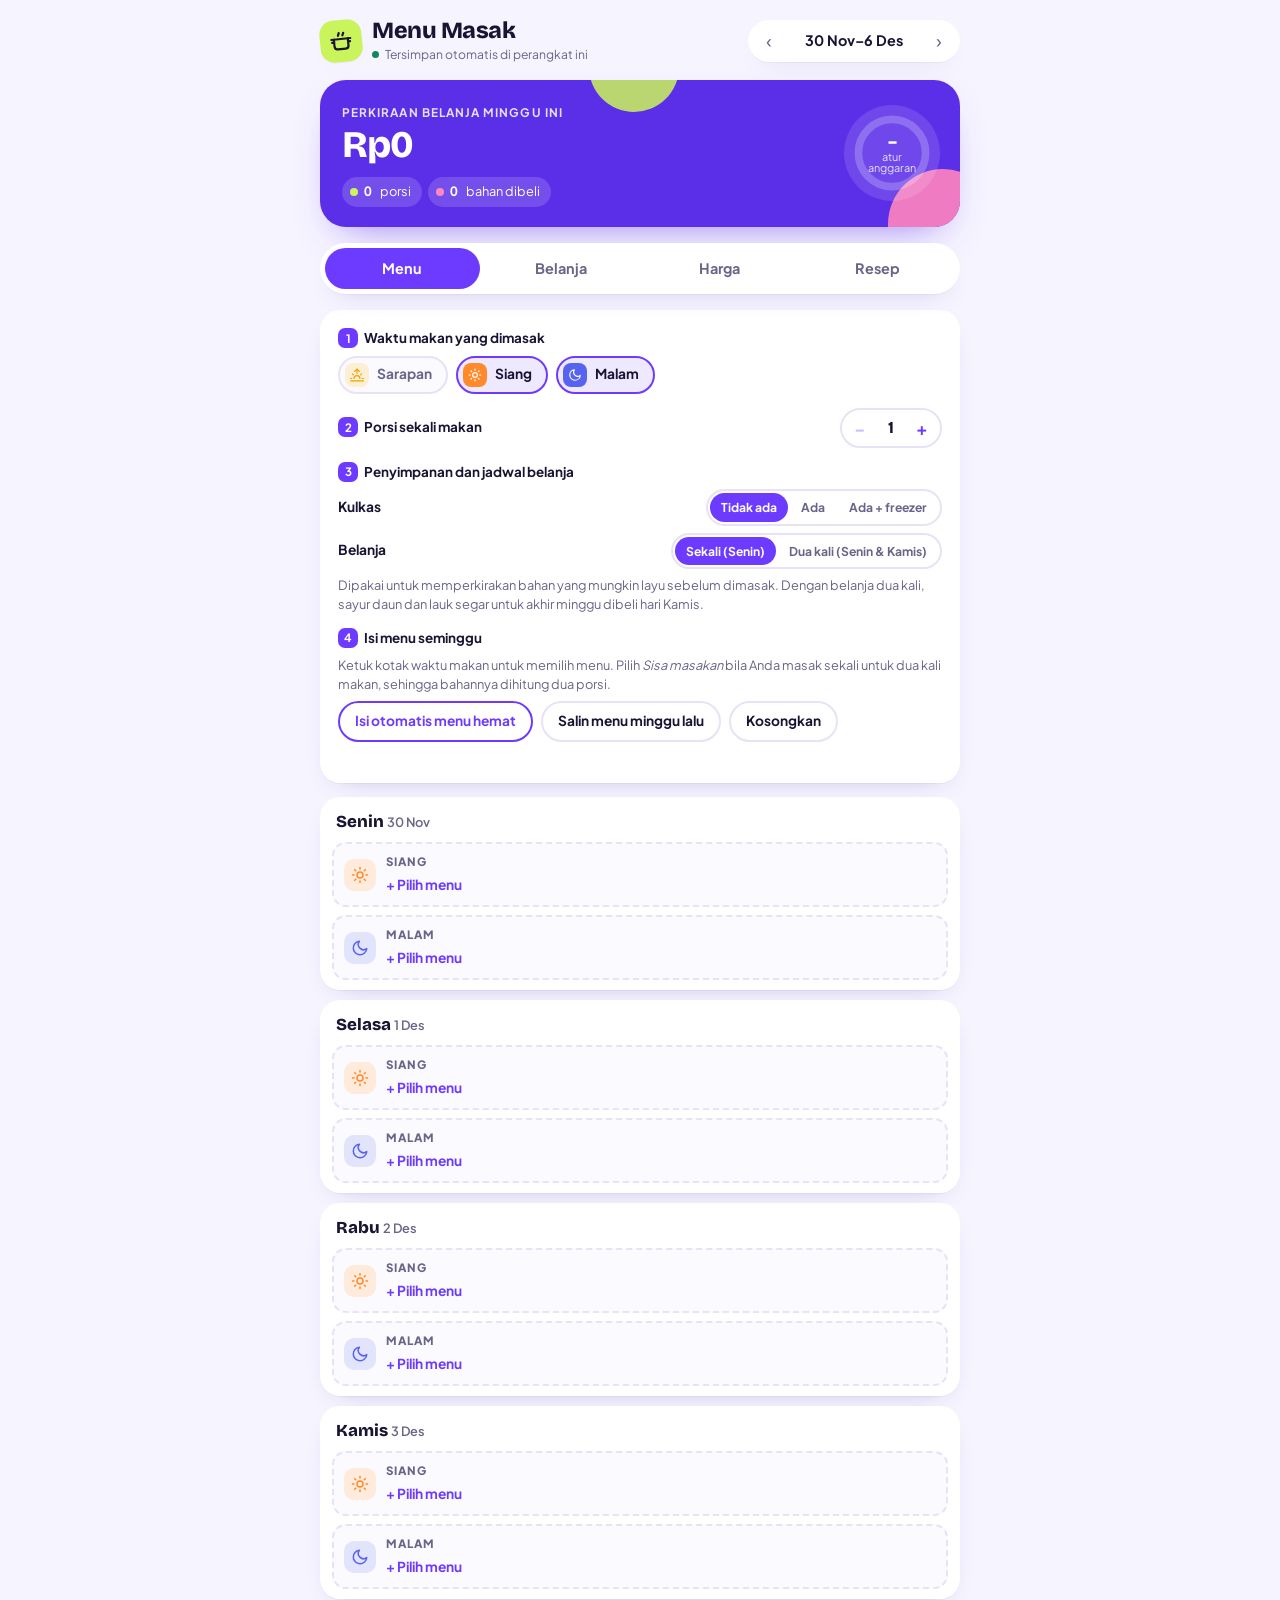
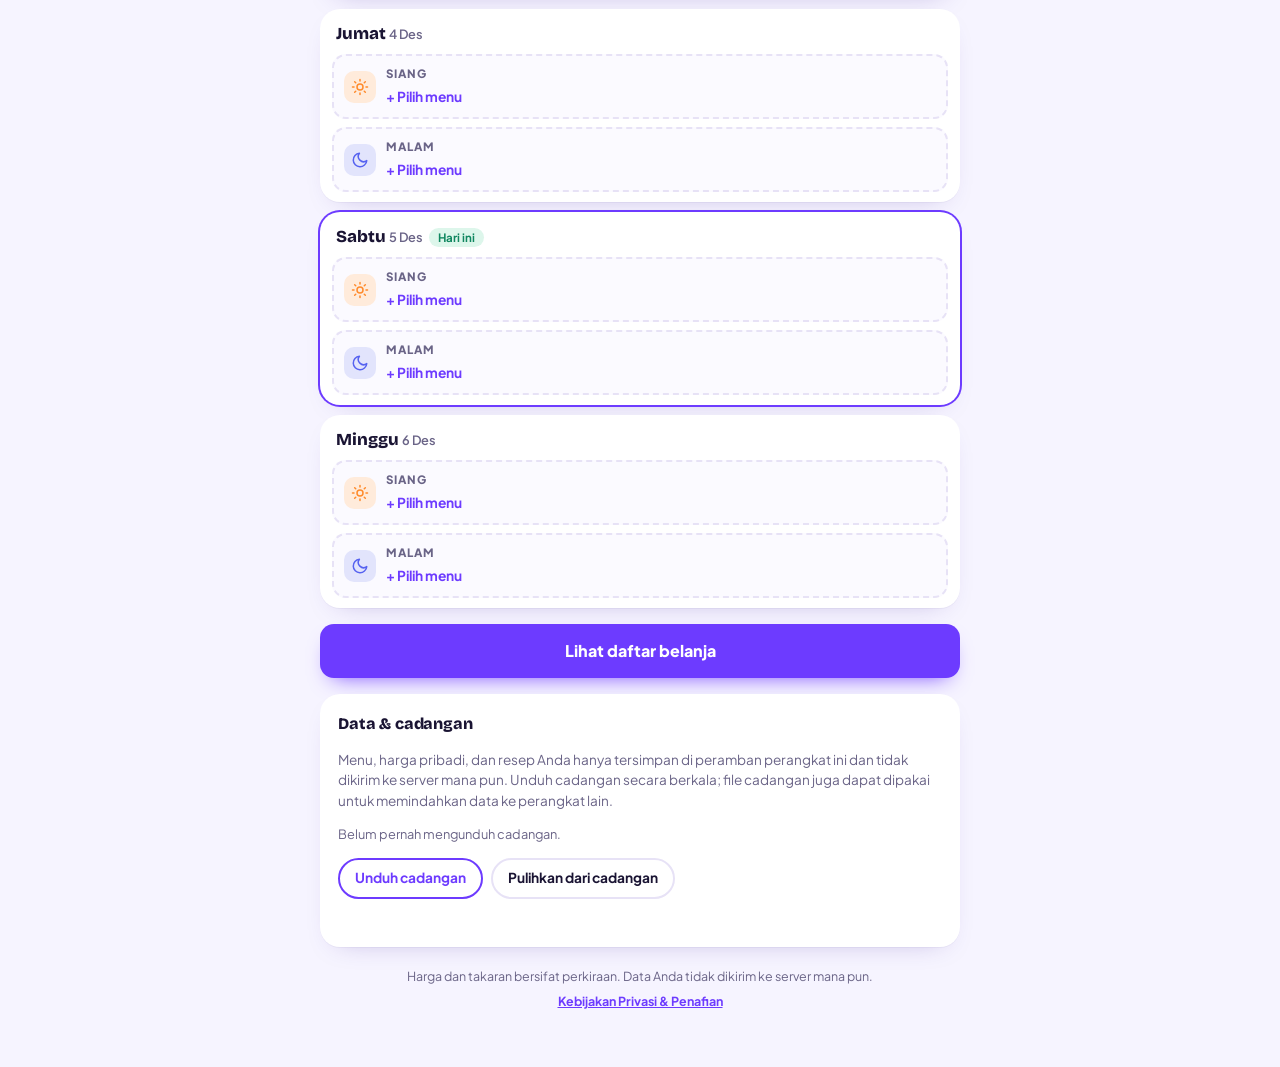
<file: index.html>
<!doctype html>
<html lang="id">
<head>
<meta charset="utf-8">
<meta name="viewport" content="width=device-width, initial-scale=1, viewport-fit=cover">
<meta name="description" content="Rencanakan menu masak seminggu, susun daftar belanja otomatis, dan bandingkan dengan anggaran dapur. Data tersimpan di perangkat Anda.">
<meta name="theme-color" content="#5B2EE8">
<title>Menu Masak Mingguan</title>
<link rel="manifest" href="manifest.webmanifest">
<link rel="icon" type="image/png" href="icons/icon-64.png">
<link rel="apple-touch-icon" href="icons/apple-touch-icon.png">
<meta name="mobile-web-app-capable" content="yes">
<meta name="apple-mobile-web-app-capable" content="yes">
<meta name="apple-mobile-web-app-title" content="Menu Masak">
<meta name="apple-mobile-web-app-status-bar-style" content="default">
<link rel="preload" href="fonts/plus-jakarta-sans-latin-wght-normal.woff2" as="font" type="font/woff2" crossorigin>
<link rel="preload" href="fonts/bricolage-grotesque-latin-wght-normal.woff2" as="font" type="font/woff2" crossorigin>
<link rel="stylesheet" href="styles.css">
</head>
<body>

<div class="app">
  <header class="top">
    <div class="brand">
      <span class="logo" aria-hidden="true"><svg viewBox="0 0 24 24"><path d="M2.5 10h19"/><path d="M5 10v7a3 3 0 0 0 3 3h8a3 3 0 0 0 3-3v-7"/><path d="M9.5 6.5c0-1 1-1.5 1-2.5M14 6.5c0-1 1-1.5 1-2.5"/><path d="M5 13H3M19 13h2"/></svg></span>
      <div>
        <h1>Menu Masak</h1>
        <p class="status" id="status" data-s="init">Menyiapkan penyimpanan…</p>
      </div>
    </div>
    <div class="month" aria-label="Pilih minggu">
      <button id="prevW" type="button" aria-label="Minggu sebelumnya">‹</button>
      <span id="wLabel" aria-live="polite"></span>
      <button id="nextW" type="button" aria-label="Minggu berikutnya">›</button>
    </div>
  </header>

  <section class="hero" aria-label="Ringkasan minggu">
    <div>
      <span class="lbl" id="heroLbl">Perkiraan belanja minggu ini</span>
      <strong id="sTotal">Rp0</strong>
      <div class="hero-chips">
        <span class="hchip in"><i></i><b id="sMeals">0</b>&nbsp;porsi</span>
        <span class="hchip out"><i></i><b id="sItems">0</b>&nbsp;bahan dibeli</span>
      </div>
    </div>
    <div class="ring" id="ring" role="img" aria-label="Anggaran belum diatur">
      <svg viewBox="0 0 120 120" aria-hidden="true"><circle class="rbg" cx="60" cy="60" r="48"/><circle class="rfg" id="ringFg" cx="60" cy="60" r="48"/></svg>
      <div class="ring-txt"><b id="ringPct">–</b><small id="ringSub">dari jatah</small></div>
    </div>
  </section>

  <div class="bk-banner" id="bkBanner" role="status" hidden>
    <div class="bk-banner-txt"><strong id="bkBannerTitle">Amankan data Anda</strong><small id="bkBannerText"></small></div>
    <div class="bk-banner-btns"><button type="button" class="primary" id="bkNow">Unduh cadangan</button><button type="button" class="ghost" id="bkLater">Nanti</button></div>
  </div>

  <nav class="tabs" role="tablist" aria-label="Menu" data-tab="menu">
    <button type="button" role="tab" id="tabMenu" aria-controls="panelMenu" aria-selected="true">Menu</button>
    <button type="button" role="tab" id="tabBelanja" aria-controls="panelBelanja" aria-selected="false">Belanja</button>
    <button type="button" role="tab" id="tabHarga" aria-controls="panelHarga" aria-selected="false">Harga</button>
    <button type="button" role="tab" id="tabResep" aria-controls="panelResep" aria-selected="false">Resep</button>
  </nav>

  <!-- ===================== MENU ===================== -->
  <section class="panel" id="panelMenu" role="tabpanel" aria-labelledby="tabMenu">
    <div class="card">
      <div class="field">
        <span class="flabel" id="waktuLbl"><span class="step">1</span>Waktu makan yang dimasak</span>
        <div class="wchips" id="waktuChips" role="group" aria-labelledby="waktuLbl">
          <button type="button" data-w="pagi" aria-pressed="false"><span class="ico xs" style="--tone:var(--c5)"></span>Sarapan</button>
          <button type="button" data-w="siang" aria-pressed="true"><span class="ico xs" style="--tone:var(--c9)"></span>Siang</button>
          <button type="button" data-w="malam" aria-pressed="true"><span class="ico xs" style="--tone:var(--c10)"></span>Malam</button>
        </div>
      </div>
      <div class="wk-row">
        <span id="porsiLbl" class="flabel"><span class="step">2</span>Porsi sekali makan</span>
        <div class="stepper" role="group" aria-labelledby="porsiLbl">
          <button type="button" id="porsiMinus" aria-label="Kurangi porsi">−</button><b id="porsiVal" aria-live="polite">1</b><button type="button" id="porsiPlus" aria-label="Tambah porsi">+</button>
        </div>
      </div>
      <div class="field">
        <span class="flabel"><span class="step">3</span>Penyimpanan dan jadwal belanja</span>
        <div class="set-row"><span id="kulkasLbl">Kulkas</span>
          <div class="mini-seg" id="kulkasSeg" role="group" aria-labelledby="kulkasLbl"><button type="button" data-v="tidak" aria-pressed="true">Tidak ada</button><button type="button" data-v="kulkas" aria-pressed="false">Ada</button><button type="button" data-v="freezer" aria-pressed="false">Ada + freezer</button></div>
        </div>
        <div class="set-row"><span id="tripLbl">Belanja</span>
          <div class="mini-seg" id="tripSet" role="group" aria-labelledby="tripLbl"><button type="button" data-v="1" aria-pressed="true">Sekali (Senin)</button><button type="button" data-v="2" aria-pressed="false">Dua kali (Senin &amp; Kamis)</button></div>
        </div>
        <small class="fhint">Dipakai untuk memperkirakan bahan yang mungkin layu sebelum dimasak. Dengan belanja dua kali, sayur daun dan lauk segar untuk akhir minggu dibeli hari Kamis.</small>
      </div>
      <div class="field">
        <span class="flabel"><span class="step">4</span>Isi menu seminggu</span>
        <small class="fhint">Ketuk kotak waktu makan untuk memilih menu. Pilih <em>Sisa masakan</em> bila Anda masak sekali untuk dua kali makan, sehingga bahannya dihitung dua porsi.</small>
        <div class="row-actions">
          <button type="button" class="ghost accent" id="autoFill">Isi otomatis menu hemat</button>
          <button type="button" class="ghost" id="copyPrev">Salin menu minggu lalu</button>
          <button type="button" class="ghost" id="clearWeek">Kosongkan</button>
        </div>
        <p class="form-msg" id="menuMsg" role="status"></p>
      </div>
    </div>
    <ul class="day-list" id="dayList"></ul>
    <button type="button" class="primary big" id="goShop">Lihat daftar belanja</button>
  </section>

  <!-- ===================== BELANJA ===================== -->
  <section class="panel" id="panelBelanja" role="tabpanel" aria-labelledby="tabBelanja" hidden>
    <section class="card budget" id="budgetCard" aria-labelledby="budgetTitle"></section>

    <div class="sec-head"><h2>Daftar belanja</h2><span class="pill" id="cartPill"></span></div>
    <p class="note" id="shopEmpty" hidden>Belum ada menu yang dipilih untuk minggu ini. Isi menu di tab Menu, dan daftar belanja akan tersusun di sini secara otomatis.</p>
    <div class="row-actions" id="shopActions">
      <button type="button" class="ghost accent" id="copyList">Salin daftar belanja</button>
      <button type="button" class="ghost" id="shareList" hidden>Bagikan</button>
    </div>
    <small class="fhint shop-tip">Ketuk nama bahan untuk menyalin kata kuncinya, lalu tempel di pencarian Astro atau GoMart. Centang bahan yang sudah masuk keranjang; ketuk harga untuk mencatat harga sebenarnya.</small>
    <div class="trip-seg" id="tripSeg" role="group" aria-label="Pilih jadwal belanja" hidden></div>
    <div class="shop" id="shopList"></div>

    <details class="guide" id="sisaBox">
      <summary>Sisa kemasan <span class="pill ok" id="sisaPill"></span></summary>
      <div class="guide-body">
        <p class="fhint">Bahan awet seperti bawang, telur, dan kentang yang tersisa dari kemasan minggu lalu otomatis mengurangi daftar belanja. Angkanya perkiraan; koreksi dengan <em>ubah sisa</em> bila kenyataannya berbeda.</p>
        <p class="flabel" id="coverHead">Cukup dari sisa, tidak perlu dibeli</p>
        <ul class="items stok-list" id="coverList"></ul>
        <p class="fhint" id="leftNote"></p>
      </div>
    </details>

    <details class="guide" id="stokBox">
      <summary>Sudah ada di dapur <span class="pill" id="stokPill"></span></summary>
      <div class="guide-body">
        <p class="fhint">Bahan berikut tidak dihitung dalam total belanja. Ketuk <em>Perlu beli</em> bila stoknya habis.</p>
        <ul class="items stok-list" id="stokList"></ul>
      </div>
    </details>

    <details class="guide" id="extraBox">
      <summary>Barang lain yang ikut dibeli</summary>
      <div class="guide-body">
        <p class="fhint">Contoh: galon, sabun cuci piring, atau camilan. Barang ini ikut masuk daftar salin dan total belanja minggu ini.</p>
        <ul class="items" id="extraList"></ul>
        <div class="extra-add">
          <input class="plain" id="extraName" autocomplete="off" placeholder="Nama barang" aria-label="Nama barang">
          <div class="money"><span>Rp</span><input id="extraPrice" inputmode="numeric" autocomplete="off" placeholder="0" aria-label="Perkiraan harga"></div>
          <button type="button" class="ghost accent" id="extraAdd">Tambah</button>
        </div>
      </div>
    </details>

    <div class="total">
      <div><span>Perkiraan bayar</span><strong id="tPay">Rp0</strong></div>
      <div><span>Nilai bahan yang dimasak</span><strong id="tUsed">Rp0</strong></div>
    </div>
    <p class="fhint" id="totalNote"></p>

    <section class="card done" id="doneCard" aria-labelledby="doneTitle" hidden>
      <h2 id="doneTitle">Selesai belanja?</h2>
      <p class="fhint">Isi total yang benar-benar dibayar, lalu catat ke amplop Dapur &amp; makan. Amplop Gajian akan terbuka dengan nominal dan keterangan sudah terisi; Anda tinggal memeriksa lalu menekan <em>Catat pengeluaran</em>. Bila salah catat, ubah atau hapus catatannya di Amplop Gajian; status di sini ikut menyesuaikan.</p>
      <div class="field">
        <div class="lbl-row"><label for="paidIn">Total dibayar</label><button type="button" class="link" id="paidReset" hidden>Kembalikan ke perkiraan</button></div>
        <div class="money big"><span>Rp</span><input id="paidIn" inputmode="numeric" autocomplete="off" placeholder="0"></div>
        <small class="fhint" id="paidDiff"></small>
      </div>
      <p class="done-status" id="doneStatus" role="status"></p>
      <button type="button" class="primary big" id="toAmplop">Catat ke Amplop Gajian</button>
    </section>
    <textarea id="copyFallback" readonly hidden aria-label="Daftar belanja"></textarea>
  </section>

  <!-- ===================== HARGA ===================== -->
  <section class="panel" id="panelHarga" role="tabpanel" aria-labelledby="tabHarga" hidden>
    <details class="guide">
      <summary>Tentang harga awal</summary>
      <div class="guide-body">
        <p>Harga awal hanyalah titik mulai, dibulatkan dari harga pasar tradisional akhir Oktober 2026 (data SP2KP Kementerian Perdagangan untuk DKI Jakarta dan PIHPS Bank Indonesia), lalu disesuaikan dengan ukuran kemasan yang lazim dibeli. Harga di Astro, GoMart, atau supermarket umumnya lebih tinggi, sehingga untuk belanja lewat aplikasi harga awal ditambah persentase yang dapat Anda atur di atas.</p>
        <p>Setelah belanja, perbarui harga sesuai struk atau aplikasi tempat Anda membeli. Harga pribadi inilah yang dipakai untuk semua perkiraan berikutnya, dan perubahan naik atau turunnya ditampilkan.</p>
      </div>
    </details>
    <section class="card toko" aria-labelledby="tokoTitle">
      <div class="lbl-row">
        <h2 id="tokoTitle">Biasanya belanja di</h2>
        <div class="mini-seg" id="tokoSeg" role="group" aria-labelledby="tokoTitle">
          <button type="button" data-v="online" aria-pressed="true">Aplikasi</button><button type="button" data-v="pasar" aria-pressed="false">Pasar / warung</button>
        </div>
      </div>
      <div class="wk-row" id="markupRow">
        <span id="markupLbl" class="flabel">Tambahan untuk harga awal</span>
        <div class="stepper" role="group" aria-labelledby="markupLbl">
          <button type="button" id="markupMinus" aria-label="Kurangi 5 persen">−</button><b id="markupVal" aria-live="polite">20%</b><button type="button" id="markupPlus" aria-label="Tambah 5 persen">+</button>
        </div>
      </div>
      <small class="fhint" id="tokoNote"></small>
    </section>
    <div class="field">
      <label for="priceSearch" class="sr">Cari bahan</label>
      <input class="plain" id="priceSearch" type="search" autocomplete="off" placeholder="Cari bahan, misalnya: telur">
    </div>
    <div class="price-groups" id="priceList"></div>

    <section class="card" aria-labelledby="newBahanTitle">
      <h2 id="newBahanTitle">Tambah bahan sendiri</h2>
      <div class="two">
        <div class="field"><label for="nbName">Nama bahan</label><input class="plain" id="nbName" autocomplete="off" placeholder="contoh: Ikan tongkol"></div>
        <div class="field"><label for="nbKat">Kelompok</label><select id="nbKat"></select></div>
      </div>
      <div class="two">
        <div class="field">
          <label for="nbIsi">Isi per kemasan</label>
          <div class="qty"><input id="nbIsi" inputmode="decimal" autocomplete="off" placeholder="500"><select id="nbSat" aria-label="Satuan"></select></div>
        </div>
        <div class="field"><label for="nbHarga">Harga per kemasan</label><div class="money"><span>Rp</span><input id="nbHarga" inputmode="numeric" autocomplete="off" placeholder="0"></div></div>
      </div>
      <button type="button" class="primary" id="nbAdd">Simpan bahan</button>
      <p class="form-msg" id="nbMsg" role="status"></p>
    </section>
    <div class="row-actions"><button type="button" class="ghost" id="resetPrices">Kembalikan semua ke harga awal</button></div>
    <p class="form-msg" id="priceMsg" role="status"></p>
  </section>

  <!-- ===================== RESEP ===================== -->
  <section class="panel" id="panelResep" role="tabpanel" aria-labelledby="tabResep" hidden>
    <div class="lbl-row">
      <div class="mini-seg" id="resepFilter" role="group" aria-label="Saring resep">
        <button type="button" data-f="" aria-pressed="true">Semua</button><button type="button" data-f="lauk" aria-pressed="false">Lauk</button><button type="button" data-f="sayur" aria-pressed="false">Sayur</button><button type="button" data-f="sekali" aria-pressed="false">Sekali makan</button>
      </div>
      <button type="button" class="ghost accent" id="newResep">+ Resep sendiri</button>
    </div>
    <small class="fhint">Biaya dan gizi per porsi, belum termasuk nasi. Biaya dihitung dari harga pribadi Anda di tab Harga.</small>
    <details class="guide">
      <summary>Tentang perkiraan gizi</summary>
      <div class="guide-body">
        <p>Energi, protein, lemak, dan karbohidrat dihitung dari takaran bahan tiap resep, terutama berdasarkan Tabel Komposisi Pangan Indonesia (TKPI) Kementerian Kesehatan, dilengkapi data USDA FoodData Central dan label kemasan umum. Bagian yang tidak dimakan, seperti tulang dan kulit, sudah diperhitungkan. Untuk masakan yang digoreng, hanya sebagian minyak yang dihitung karena sisanya tertinggal di wajan.</p>
        <p>Total per hari di tab Menu adalah perkiraan untuk satu orang, termasuk nasi (±<span id="nasiInfo">100 g beras</span> per porsi) dan sisa masakan yang dimakan.</p>
        <p class="fhint">Angka ini perkiraan umum untuk perencanaan, bukan pengganti saran ahli gizi atau tenaga kesehatan. Kandungan sebenarnya bergantung pada merek, ukuran, dan cara memasak.</p>
      </div>
    </details>
    <ul class="recipe-list" id="recipeList"></ul>
  </section>

  <section class="card backup" aria-labelledby="bkTitle">
    <h2 id="bkTitle">Data &amp; cadangan</h2>
    <p class="bk-text">Menu, harga pribadi, dan resep Anda hanya tersimpan di peramban perangkat ini dan tidak dikirim ke server mana pun. Unduh cadangan secara berkala; file cadangan juga dapat dipakai untuk memindahkan data ke perangkat lain.</p>
    <p class="bk-meta" id="bkLast"></p>
    <div class="install" id="installBox" hidden>
      <strong>Pasang sebagai aplikasi</strong>
      <small id="installText">Aplikasi yang dipasang di layar utama lebih terlindungi dari penghapusan data otomatis oleh peramban, dan tetap bisa dibuka tanpa internet, termasuk saat belanja di pasar.</small>
      <button type="button" class="ghost accent" id="installBtn" hidden>Pasang aplikasi</button>
    </div>
    <div class="row-actions">
      <button type="button" class="ghost accent" id="bkExport">Unduh cadangan</button>
      <label class="ghost bk-import" for="bkFile">Pulihkan dari cadangan</label>
      <input type="file" id="bkFile" accept="application/json,.json" hidden>
    </div>
    <div class="tpl-confirm" id="bkConfirm" hidden>
      <span id="bkConfirmText"></span>
      <div class="tpl-confirm-btns"><button type="button" class="ghost confirm" id="bkYes">Ya, pulihkan</button><button type="button" class="ghost" id="bkNo">Batal</button></div>
    </div>
    <p class="form-msg" id="bkMsg" role="status"></p>
  </section>

  <footer class="foot">
    <span>Harga dan takaran bersifat perkiraan. Data Anda tidak dikirim ke server mana pun.</span>
    <a href="privasi.html">Kebijakan Privasi &amp; Penafian</a>
  </footer>
</div>

<!-- Pemilih menu -->
<dialog class="sheet" id="pick" aria-labelledby="pickTitle">
  <div class="sheet-head">
    <div><h2 id="pickTitle">Pilih menu</h2><small id="pickSub" class="fhint"></small></div>
    <button type="button" class="primary" id="pickDone">Selesai</button>
  </div>
  <div class="sheet-opts" id="pickOpts">
    <button type="button" class="opt-chip" data-o="sisa" aria-pressed="false"><span class="ico xs" style="--tone:var(--c6)"></span><span id="sisaLbl">Sisa masakan sebelumnya</span></button>
    <button type="button" class="opt-chip" data-o="luar" aria-pressed="false"><span class="ico xs" style="--tone:var(--c10)"></span>Makan di luar</button>
  </div>
  <input class="plain" id="pickSearch" type="search" autocomplete="off" placeholder="Cari menu" aria-label="Cari menu">
  <div class="mini-seg" id="pickFilter" role="group" aria-label="Saring menu">
    <button type="button" data-f="" aria-pressed="true">Semua</button><button type="button" data-f="lauk" aria-pressed="false">Lauk</button><button type="button" data-f="sayur" aria-pressed="false">Sayur</button><button type="button" data-f="sekali" aria-pressed="false">Sekali makan</button>
  </div>
  <ul class="pick-list" id="pickList"></ul>
</dialog>

<!-- Penyunting resep -->
<dialog class="sheet" id="editor" aria-labelledby="edTitle">
  <div class="sheet-head">
    <div><h2 id="edTitle">Resep sendiri</h2><small class="fhint">Takaran untuk satu porsi</small></div>
    <button type="button" class="ghost" id="edClose">Tutup</button>
  </div>
  <div class="field"><label for="edName">Nama menu</label><input class="plain" id="edName" autocomplete="off" placeholder="contoh: Tumis jamur"></div>
  <div class="two">
    <div class="field">
      <span class="flabel" id="edJenisLbl">Jenis</span>
      <div class="mini-seg" id="edJenis" role="group" aria-labelledby="edJenisLbl">
        <button type="button" data-v="lauk" aria-pressed="true">Lauk</button><button type="button" data-v="sayur" aria-pressed="false">Sayur</button><button type="button" data-v="sekali" aria-pressed="false">Sekali makan</button>
      </div>
    </div>
    <div class="field"><label for="edMenit">Waktu masak (menit)</label><input class="plain" id="edMenit" inputmode="numeric" autocomplete="off" placeholder="20"></div>
  </div>
  <div class="field">
    <span class="flabel">Bahan per porsi</span>
    <ul class="items" id="edBahan"></ul>
    <button type="button" class="link" id="edAddBahan">+ Tambah bahan</button>
  </div>
  <div class="field"><label for="edSteps">Cara memasak <span class="opt">(satu langkah per baris)</span></label><textarea class="plain steps-in" id="edSteps" rows="4" placeholder="Tumis bawang hingga harum.&#10;Masukkan sayur dan sedikit air.&#10;Bumbui, lalu angkat."></textarea></div>
  <div class="field"><label for="edNote">Catatan <span class="opt">(opsional)</span></label><input class="plain" id="edNote" autocomplete="off"></div>
  <p class="fhint" id="edCost"></p>
  <button type="button" class="primary" id="edSave">Simpan resep</button>
  <p class="form-msg" id="edMsg" role="status"></p>
</dialog>

<!-- Cara masak -->
<dialog class="sheet" id="detail" aria-labelledby="dtTitle">
  <div class="sheet-head">
    <div><h2 id="dtTitle">Cara masak</h2><small id="dtSub" class="fhint"></small></div>
    <button type="button" class="ghost" id="dtClose">Tutup</button>
  </div>
  <div class="wk-row" id="dtPorsiRow">
    <span id="dtPorsiLbl" class="flabel">Porsi</span>
    <div class="stepper" role="group" aria-labelledby="dtPorsiLbl">
      <button type="button" id="dtMinus" aria-label="Kurangi porsi">−</button><b id="dtPorsi" aria-live="polite">1</b><button type="button" id="dtPlus" aria-label="Tambah porsi">+</button>
    </div>
  </div>
  <div class="cook-list" id="dtBody"></div>
</dialog>

<div class="toast" id="toast" role="status" aria-live="polite"></div>

<script src="data.js"></script>
<script src="app.js"></script>
</body>
</html>
</file>
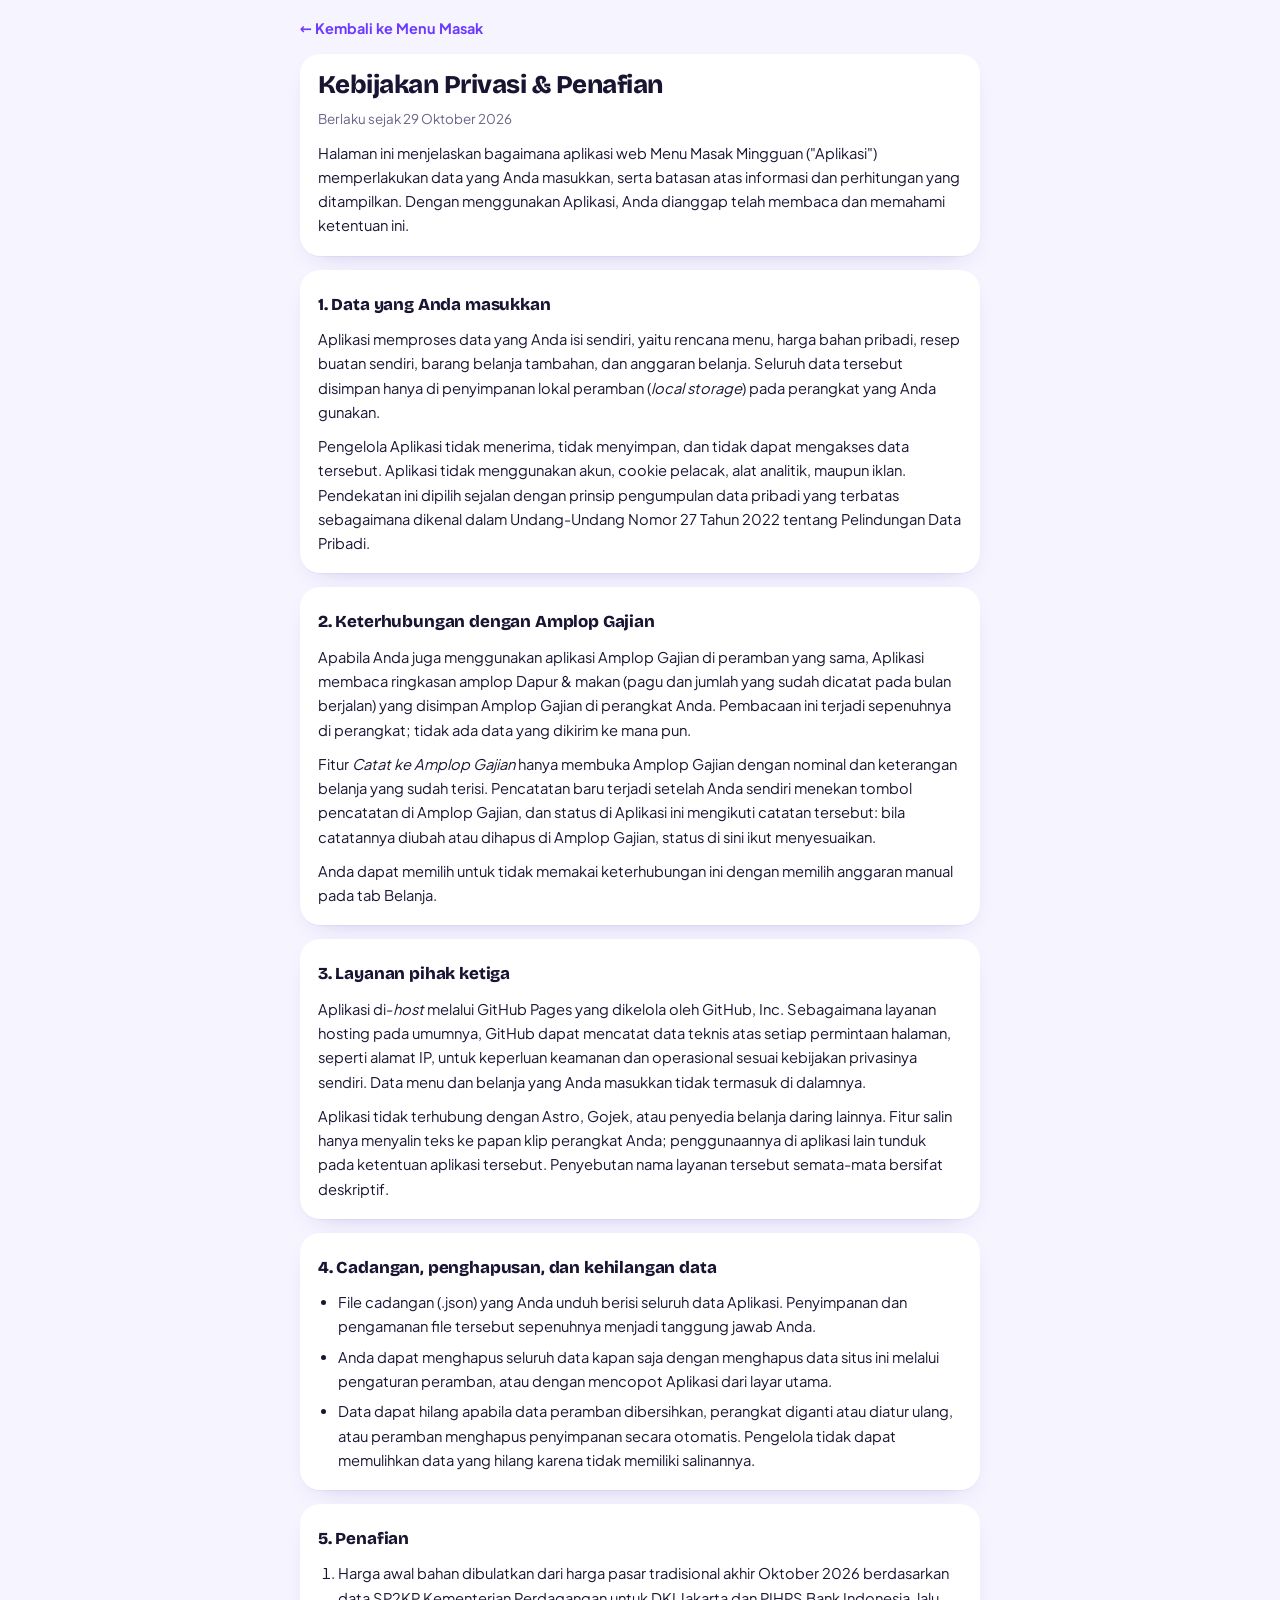
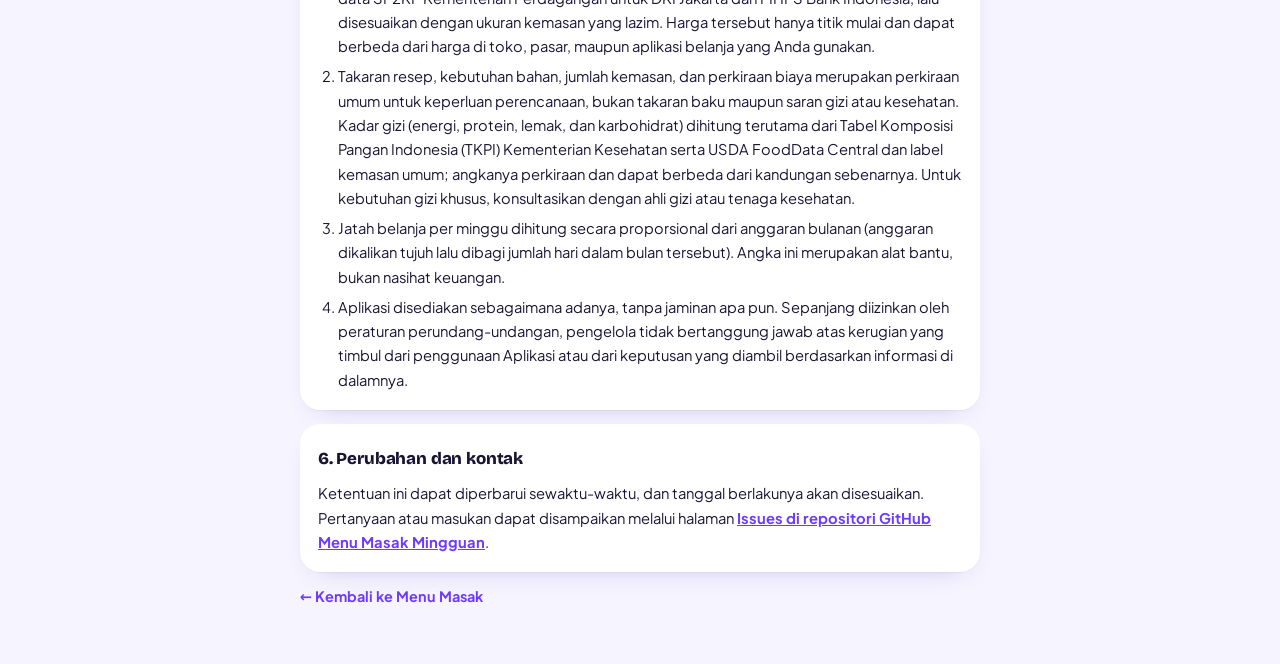
<file: privasi.html>
<!doctype html>
<html lang="id">
<head>
<meta charset="utf-8">
<meta name="viewport" content="width=device-width, initial-scale=1, viewport-fit=cover">
<meta name="theme-color" content="#5B2EE8">
<title>Kebijakan Privasi Menu Masak Mingguan</title>
<link rel="icon" type="image/png" href="icons/icon-64.png">
<link rel="stylesheet" href="styles.css">
</head>
<body>
<main class="doc">
  <a class="back" href="./">← Kembali ke Menu Masak</a>

  <section class="card">
    <h1>Kebijakan Privasi &amp; Penafian</h1>
    <p class="meta">Berlaku sejak 29 Oktober 2026</p>
    <p>Halaman ini menjelaskan bagaimana aplikasi web Menu Masak Mingguan ("Aplikasi") memperlakukan data yang Anda masukkan, serta batasan atas informasi dan perhitungan yang ditampilkan. Dengan menggunakan Aplikasi, Anda dianggap telah membaca dan memahami ketentuan ini.</p>
  </section>

  <section class="card">
    <h2>1. Data yang Anda masukkan</h2>
    <p>Aplikasi memproses data yang Anda isi sendiri, yaitu rencana menu, harga bahan pribadi, resep buatan sendiri, barang belanja tambahan, dan anggaran belanja. Seluruh data tersebut disimpan hanya di penyimpanan lokal peramban (<em>local storage</em>) pada perangkat yang Anda gunakan.</p>
    <p>Pengelola Aplikasi tidak menerima, tidak menyimpan, dan tidak dapat mengakses data tersebut. Aplikasi tidak menggunakan akun, cookie pelacak, alat analitik, maupun iklan. Pendekatan ini dipilih sejalan dengan prinsip pengumpulan data pribadi yang terbatas sebagaimana dikenal dalam Undang-Undang Nomor 27 Tahun 2022 tentang Pelindungan Data Pribadi.</p>
  </section>

  <section class="card">
    <h2>2. Keterhubungan dengan Amplop Gajian</h2>
    <p>Apabila Anda juga menggunakan aplikasi Amplop Gajian di peramban yang sama, Aplikasi membaca ringkasan amplop Dapur &amp; makan (pagu dan jumlah yang sudah dicatat pada bulan berjalan) yang disimpan Amplop Gajian di perangkat Anda. Pembacaan ini terjadi sepenuhnya di perangkat; tidak ada data yang dikirim ke mana pun.</p>
    <p>Fitur <em>Catat ke Amplop Gajian</em> hanya membuka Amplop Gajian dengan nominal dan keterangan belanja yang sudah terisi. Pencatatan baru terjadi setelah Anda sendiri menekan tombol pencatatan di Amplop Gajian, dan status di Aplikasi ini mengikuti catatan tersebut: bila catatannya diubah atau dihapus di Amplop Gajian, status di sini ikut menyesuaikan.</p>
    <p>Anda dapat memilih untuk tidak memakai keterhubungan ini dengan memilih anggaran manual pada tab Belanja.</p>
  </section>

  <section class="card">
    <h2>3. Layanan pihak ketiga</h2>
    <p>Aplikasi di-<em>host</em> melalui GitHub Pages yang dikelola oleh GitHub, Inc. Sebagaimana layanan hosting pada umumnya, GitHub dapat mencatat data teknis atas setiap permintaan halaman, seperti alamat IP, untuk keperluan keamanan dan operasional sesuai kebijakan privasinya sendiri. Data menu dan belanja yang Anda masukkan tidak termasuk di dalamnya.</p>
    <p>Aplikasi tidak terhubung dengan Astro, Gojek, atau penyedia belanja daring lainnya. Fitur salin hanya menyalin teks ke papan klip perangkat Anda; penggunaannya di aplikasi lain tunduk pada ketentuan aplikasi tersebut. Penyebutan nama layanan tersebut semata-mata bersifat deskriptif.</p>
  </section>

  <section class="card">
    <h2>4. Cadangan, penghapusan, dan kehilangan data</h2>
    <ul>
      <li>File cadangan (.json) yang Anda unduh berisi seluruh data Aplikasi. Penyimpanan dan pengamanan file tersebut sepenuhnya menjadi tanggung jawab Anda.</li>
      <li>Anda dapat menghapus seluruh data kapan saja dengan menghapus data situs ini melalui pengaturan peramban, atau dengan mencopot Aplikasi dari layar utama.</li>
      <li>Data dapat hilang apabila data peramban dibersihkan, perangkat diganti atau diatur ulang, atau peramban menghapus penyimpanan secara otomatis. Pengelola tidak dapat memulihkan data yang hilang karena tidak memiliki salinannya.</li>
    </ul>
  </section>

  <section class="card">
    <h2>5. Penafian</h2>
    <ol>
      <li>Harga awal bahan dibulatkan dari harga pasar tradisional akhir Oktober 2026 berdasarkan data SP2KP Kementerian Perdagangan untuk DKI Jakarta dan PIHPS Bank Indonesia, lalu disesuaikan dengan ukuran kemasan yang lazim. Harga tersebut hanya titik mulai dan dapat berbeda dari harga di toko, pasar, maupun aplikasi belanja yang Anda gunakan.</li>
      <li>Takaran resep, kebutuhan bahan, jumlah kemasan, dan perkiraan biaya merupakan perkiraan umum untuk keperluan perencanaan, bukan takaran baku maupun saran gizi atau kesehatan. Kadar gizi (energi, protein, lemak, dan karbohidrat) dihitung terutama dari Tabel Komposisi Pangan Indonesia (TKPI) Kementerian Kesehatan serta USDA FoodData Central dan label kemasan umum; angkanya perkiraan dan dapat berbeda dari kandungan sebenarnya. Untuk kebutuhan gizi khusus, konsultasikan dengan ahli gizi atau tenaga kesehatan.</li>
      <li>Jatah belanja per minggu dihitung secara proporsional dari anggaran bulanan (anggaran dikalikan tujuh lalu dibagi jumlah hari dalam bulan tersebut). Angka ini merupakan alat bantu, bukan nasihat keuangan.</li>
      <li>Aplikasi disediakan sebagaimana adanya, tanpa jaminan apa pun. Sepanjang diizinkan oleh peraturan perundang-undangan, pengelola tidak bertanggung jawab atas kerugian yang timbul dari penggunaan Aplikasi atau dari keputusan yang diambil berdasarkan informasi di dalamnya.</li>
    </ol>
  </section>

  <section class="card">
    <h2>6. Perubahan dan kontak</h2>
    <p>Ketentuan ini dapat diperbarui sewaktu-waktu, dan tanggal berlakunya akan disesuaikan. Pertanyaan atau masukan dapat disampaikan melalui halaman <a href="https://github.com/EazyTheCreator/menu-kost/issues" rel="noopener">Issues di repositori GitHub Menu Masak Mingguan</a>.</p>
  </section>

  <a class="back" href="./">← Kembali ke Menu Masak</a>
</main>
</body>
</html>
</file>
<file: styles.css>
/* Font disimpan di situs ini sendiri (SIL Open Font License), tidak dimuat dari pihak ketiga */
@font-face{font-family:"Plus Jakarta Sans";src:url(fonts/plus-jakarta-sans-latin-wght-normal.woff2) format("woff2");font-weight:200 800;font-style:normal;font-display:swap}
@font-face{font-family:"Bricolage Grotesque";src:url(fonts/bricolage-grotesque-latin-wght-normal.woff2) format("woff2");font-weight:200 800;font-style:normal;font-display:swap}
/* Layout: satu kolom ala aplikasi ponsel — kartu ringkasan berwarna di atas, tab pil, kartu-kartu membulat dengan ikon stiker per kategori */
html{color-scheme:light}
:root{
  --bg:#F6F4FF; --surface:#FFFFFF; --surface-2:#FBFAFF; --ink:#1A1433; --muted:#6A6487; --line:#E7E2F6;
  --accent:#6D3BFF; --accent-ink:#FFFFFF; --accent-soft:#EFE9FF;
  --hero:#5B2EE8; --hero-ink:#FFFFFF; --lime:#C9F45C; --pink:#FF86BE; --sun:#FFD15C;
  --good:#108760; --good-soft:#DDF6EB; --warn:#AD6700; --warn-soft:#FFF0D2; --danger:#D42F4A; --danger-soft:#FFE2E7;
  --c1:#7C4DFF; --c2:#2F86F6; --c3:#FF6A45; --c4:#10B07F; --c5:#EFA200; --c6:#00A3C4; --c7:#F24C98; --c8:#5FA800; --c9:#FF8A2B; --c10:#5662F0;
  --shadow:0 1px 0 rgba(40,20,110,.04), 0 10px 28px -18px rgba(60,30,150,.35);
  --btn:#6D3BFF; --btn-ink:#FFFFFF; --tint:17%; --tint-sel:12%; --on-tone:#FFFFFF;
  --glow-a:transparent; --glow-b:transparent; --glow-c:transparent;
  --f-display:"Bricolage Grotesque", ui-sans-serif, system-ui, sans-serif;
  --f-body:"Plus Jakarta Sans", ui-sans-serif, system-ui, -apple-system, "Segoe UI", Roboto, sans-serif;
  --r:20px; --r-sm:14px;
}
@media (prefers-color-scheme: dark){
  :root:not([data-theme="light"]){
    --bg:#150F2E; --surface:#221A47; --surface-2:#2B2158; --ink:#F6F2FF; --muted:#B9AEE0; --line:#3B2F6E;
    --accent:#B9A0FF; --accent-ink:#1A1040; --accent-soft:#3A2A7D;
    --btn:#7C4DFF; --btn-ink:#FFFFFF; --tint:30%; --tint-sel:24%; --on-tone:#1A1040;
    --glow-a:rgba(124,77,255,.38); --glow-b:rgba(255,107,181,.22); --glow-c:rgba(46,230,168,.14);
    --hero:#6A3CFF; --hero-ink:#FFFFFF; --lime:#C9F45C; --pink:#FF6BB5; --sun:#FFD23F;
    --good:#3EE6A6; --good-soft:#123F33; --warn:#FFC740; --warn-soft:#453314; --danger:#FF7A93; --danger-soft:#4A1A31;
    --c1:#B794FF; --c2:#5AA9FF; --c3:#FF8A6B; --c4:#2EE6A8; --c5:#FFD23F; --c6:#2FD4F0; --c7:#FF6BB5; --c8:#A3E635; --c9:#FFA559; --c10:#8C9BFF;
    --shadow:0 0 0 1px rgba(255,255,255,.07), 0 16px 34px -20px rgba(0,0,0,.85);
    color-scheme:dark;
  }
}
:root[data-theme="dark"]{
  --bg:#150F2E; --surface:#221A47; --surface-2:#2B2158; --ink:#F6F2FF; --muted:#B9AEE0; --line:#3B2F6E;
  --accent:#B9A0FF; --accent-ink:#1A1040; --accent-soft:#3A2A7D;
  --btn:#7C4DFF; --btn-ink:#FFFFFF; --tint:30%; --tint-sel:24%; --on-tone:#1A1040;
  --glow-a:rgba(124,77,255,.38); --glow-b:rgba(255,107,181,.22); --glow-c:rgba(46,230,168,.14);
  --hero:#6A3CFF; --hero-ink:#FFFFFF; --lime:#C9F45C; --pink:#FF6BB5; --sun:#FFD23F;
  --good:#3EE6A6; --good-soft:#123F33; --warn:#FFC740; --warn-soft:#453314; --danger:#FF7A93; --danger-soft:#4A1A31;
  --c1:#B794FF; --c2:#5AA9FF; --c3:#FF8A6B; --c4:#2EE6A8; --c5:#FFD23F; --c6:#2FD4F0; --c7:#FF6BB5; --c8:#A3E635; --c9:#FFA559; --c10:#8C9BFF;
  --shadow:0 0 0 1px rgba(255,255,255,.07), 0 16px 34px -20px rgba(0,0,0,.85);
  color-scheme:dark;
}
*{box-sizing:border-box}
:root{padding-top:env(safe-area-inset-top,0px);padding-bottom:env(safe-area-inset-bottom,0px)}
[hidden]{display:none!important}
body{margin:0;background:var(--bg);background-image:radial-gradient(520px 380px at 105% -4%, var(--glow-a), transparent 70%),radial-gradient(460px 360px at -10% 38%, var(--glow-b), transparent 70%),radial-gradient(520px 420px at 110% 86%, var(--glow-c), transparent 70%);background-repeat:no-repeat;color:var(--ink);font-family:var(--f-body);font-size:15px;line-height:1.5;
  padding-left:max(16px, env(safe-area-inset-left, 0px));padding-right:max(16px, env(safe-area-inset-right, 0px));padding-block:18px 56px;
  -webkit-font-smoothing:antialiased}
.app{max-width:640px;margin:0 auto;display:flex;flex-direction:column;gap:16px}
button,input,select,textarea{font:inherit;color:inherit}
button{cursor:pointer;-webkit-tap-highlight-color:transparent}
:focus-visible{outline:2.5px solid var(--accent);outline-offset:2px}
h1,h2{font-family:var(--f-display);margin:0;text-wrap:balance}
h1{font-size:1.45rem;font-weight:800;letter-spacing:-.02em;line-height:1.05}
h2{font-size:1.12rem;font-weight:800;letter-spacing:-.01em}

/* Ikon stiker */
.ico{--tone:var(--accent);display:inline-grid;place-items:center;flex:none;width:40px;height:40px;border-radius:13px;
  background:var(--surface-2);background:color-mix(in srgb, var(--tone) var(--tint), var(--surface));color:var(--tone)}
.ico svg{width:22px;height:22px;fill:none;stroke:currentColor;stroke-width:2;stroke-linecap:round;stroke-linejoin:round}
.ico.sm{width:32px;height:32px;border-radius:10px}
.ico.sm svg{width:18px;height:18px}
.ico.xs{width:24px;height:24px;border-radius:8px}
.ico.xs svg{width:14px;height:14px}

/* Header */
.top{display:flex;flex-wrap:wrap;align-items:center;justify-content:space-between;gap:12px}
.brand{display:flex;align-items:center;gap:10px;min-width:0}
.logo{display:grid;place-items:center;width:42px;height:42px;border-radius:14px;background:var(--lime);color:#1A1433;transform:rotate(-6deg);box-shadow:var(--shadow)}
.logo svg{width:24px;height:24px;fill:none;stroke:currentColor;stroke-width:2.2;stroke-linecap:round;stroke-linejoin:round}
.status{margin:3px 0 0;font-size:.76rem;color:var(--muted);display:flex;align-items:center;gap:6px}
.status::before{content:"";width:7px;height:7px;border-radius:50%;background:var(--good)}
.status[data-s="saving"]::before{background:var(--warn)}
.status[data-s="err"]::before{background:var(--danger)}
.status[data-s="init"]::before{background:var(--muted)}
.month{display:flex;align-items:center;gap:2px;background:var(--surface);border-radius:999px;padding:4px;box-shadow:var(--shadow)}
.month button{width:34px;height:34px;border:0;border-radius:50%;background:transparent;font-size:1.2rem;line-height:1;color:var(--muted)}
.month button:hover{background:var(--accent-soft);color:var(--accent)}
.month span{min-width:124px;text-align:center;font-weight:700;font-size:.9rem}

/* Kartu ringkasan */
.hero{position:relative;overflow:hidden;border-radius:26px;padding:20px 20px 20px 22px;color:var(--hero-ink);background:var(--hero);
  display:grid;grid-template-columns:minmax(0,1fr) auto;gap:14px;align-items:center;box-shadow:0 18px 40px -22px rgba(91,46,232,.7)}
.hero::before,.hero::after{content:"";position:absolute;border-radius:50%;pointer-events:none}
.hero::before{width:110px;height:110px;right:-38px;bottom:-52px;background:var(--pink);opacity:.9}
.hero::after{width:90px;height:90px;left:42%;top:-58px;background:var(--lime);opacity:.85}
.hero > *{position:relative;z-index:1;min-width:0}
.hero .lbl{font-size:.74rem;text-transform:uppercase;letter-spacing:.09em;font-weight:700;opacity:.85}
#sTotal{display:block;font-family:var(--f-display);font-weight:800;font-size:clamp(1.75rem, 7vw, 2.35rem);letter-spacing:-.02em;line-height:1.1;margin:2px 0 12px;font-variant-numeric:tabular-nums;overflow-wrap:anywhere}
.hero-chips{display:flex;flex-wrap:wrap;gap:6px}
.hchip{display:inline-flex;align-items:center;gap:6px;background:rgba(255,255,255,.16);border-radius:999px;padding:5px 11px 5px 8px;font-size:.8rem;-webkit-backdrop-filter:blur(4px);backdrop-filter:blur(4px)}
.hchip i{width:8px;height:8px;border-radius:50%;background:var(--lime)}
.hchip.out i{background:var(--pink)}
.hchip b{font-variant-numeric:tabular-nums;font-weight:700}
.ring{position:relative;width:96px;height:96px;background:rgba(255,255,255,.12);border-radius:50%;padding:6px}
.ring svg{width:100%;height:100%;transform:rotate(-90deg)}
.ring circle{fill:none;stroke-width:11}
.ring .rbg{stroke:rgba(255,255,255,.22)}
.ring .rfg{stroke:var(--lime);stroke-linecap:round;transition:stroke-dashoffset .5s ease}
.ring.over .rfg{stroke:#FFE066}
.ring-txt{position:absolute;inset:0;display:grid;place-content:center;text-align:center;line-height:1.05}
.ring-txt b{font-family:var(--f-display);font-size:1.25rem;font-weight:800}
.ring-txt small{font-size:.68rem;opacity:.85}

/* Tab */
.tabs{position:relative;display:grid;grid-template-columns:repeat(4,1fr);gap:4px;background:var(--surface);padding:5px;border-radius:999px;box-shadow:var(--shadow)}
.tabs::before{content:"";position:absolute;top:5px;bottom:5px;left:5px;width:calc(50% - 7px);border-radius:999px;background:var(--btn);
  transition:transform .42s cubic-bezier(.3,1.3,.5,1)}
.tabs::before{width:calc((100% - 22px) / 4)}
.tabs[data-tab="belanja"]::before{transform:translateX(calc(100% + 4px))}
.tabs[data-tab="harga"]::before{transform:translateX(calc(200% + 8px))}
.tabs[data-tab="resep"]::before{transform:translateX(calc(300% + 12px))}
.tabs button{position:relative;z-index:1;border:0;border-radius:999px;padding:10px 4px;background:transparent;font-weight:700;color:var(--muted);font-size:.9rem;transition:color .25s}
.tabs button[aria-selected="true"]{color:var(--btn-ink)}

/* Skema gaji */
.lbl-row{display:flex;flex-wrap:wrap;align-items:center;justify-content:space-between;gap:8px}
.wk-row{display:flex;flex-wrap:wrap;align-items:center;justify-content:space-between;gap:8px;font-size:.86rem;font-weight:600}
.wk-row label{font-size:.86rem}
.wk-row select{width:auto;min-height:38px;padding:6px 10px;font-weight:700}
.stepper{display:inline-flex;align-items:center;gap:4px;background:var(--surface);border:2px solid var(--line);border-radius:999px;padding:2px}
.stepper button{width:32px;height:32px;border:0;border-radius:50%;background:transparent;font-size:1.1rem;font-weight:700;color:var(--accent)}
.stepper button:hover{background:var(--accent-soft)}
.stepper button:disabled{opacity:.35;cursor:default;background:transparent}
.stepper b{min-width:22px;text-align:center;font-family:var(--f-display);font-size:1.05rem}
.switch{position:relative;flex:none;width:52px;height:30px;border:0;border-radius:999px;background:var(--line);transition:background .25s}
.switch span{position:absolute;top:3px;left:3px;width:24px;height:24px;border-radius:50%;background:#fff;box-shadow:0 2px 6px rgba(0,0,0,.25);transition:transform .35s cubic-bezier(.3,1.3,.5,1)}
.switch[aria-checked="true"]{background:var(--btn)}
.switch[aria-checked="true"] span{transform:translateX(22px)}
.autonote{margin:0;font-size:.84rem;border-radius:var(--r-sm);padding:11px 14px;background:var(--warn-soft);color:var(--ink);animation:rise .4s cubic-bezier(.2,.8,.2,1) both}
.autonote strong{color:var(--warn)}
.autonote.bad{background:var(--danger-soft)}
.autonote.bad strong{color:var(--danger)}
.panel{display:flex;flex-direction:column;gap:14px}

/* Kartu & isian */
.card{background:var(--surface);border-radius:var(--r);padding:18px;display:flex;flex-direction:column;gap:14px;box-shadow:var(--shadow)}
.field{display:flex;flex-direction:column;gap:7px;min-width:0}
label,.flabel{font-size:.84rem;font-weight:700}
.opt{font-weight:500;color:var(--muted)}
.money{display:flex;align-items:center;border:2px solid var(--line);border-radius:var(--r-sm);background:var(--surface-2);overflow:hidden;transition:border-color .15s}
.money:focus-within{border-color:var(--accent)}
.money span{padding:0 4px 0 14px;color:var(--muted);font-weight:700}
.money input{border:0;background:transparent;padding:11px 14px 11px 4px;width:100%;min-width:0;font-variant-numeric:tabular-nums;font-size:1rem;font-weight:600}
.money input:focus{outline:none}
.money.big input{font-family:var(--f-display);font-size:1.55rem;font-weight:800;padding-block:8px}
input.plain, select{border:2px solid var(--line);border-radius:var(--r-sm);background:var(--surface-2);padding:10px 13px;width:100%;min-width:0;min-height:46px}
input.plain:focus, select:focus{outline:none;border-color:var(--accent)}
input[type="date"].plain{-webkit-appearance:none;appearance:none;display:block;line-height:1.3;text-align:left}
input[type="date"]::-webkit-date-and-time-value{text-align:left}
input[type="date"]::-webkit-calendar-picker-indicator{opacity:.55;cursor:pointer}
.two{display:grid;grid-template-columns:1fr 1fr;gap:12px}
.link{border:0;background:none;padding:0;color:var(--accent);font-weight:700;font-size:.86rem;text-align:left;text-decoration:underline;text-underline-offset:3px}
.flabel .step,label .step{display:inline-grid;place-items:center;width:20px;height:20px;border-radius:7px;background:var(--btn);color:var(--btn-ink);font-size:.72rem;margin-right:6px;vertical-align:1px}
.fhint{font-size:.8rem;color:var(--muted)}

/* Template */

.tpl-confirm{display:flex;flex-direction:column;gap:8px;background:var(--warn-soft);border-radius:var(--r-sm);padding:11px 13px;font-size:.85rem}
.tpl-confirm-btns{display:flex;gap:8px;flex-wrap:wrap}

/* Tombol */
.primary{border:0;border-radius:var(--r-sm);background:var(--btn);color:var(--btn-ink);padding:13px 18px;font-weight:800;font-size:.95rem;box-shadow:0 10px 22px -12px var(--btn);transition:transform .12s, filter .15s}
.primary:hover{filter:brightness(1.07)}
.primary:active{transform:translateY(1px) scale(.99)}
.primary.confirm{background:var(--warn);color:var(--surface)}
.ghost{border:2px solid var(--line);background:var(--surface);border-radius:999px;padding:8px 15px;font-weight:700;font-size:.86rem}
.ghost:hover{border-color:var(--accent);color:var(--accent)}
.ghost.accent{border-color:var(--accent);color:var(--accent)}
.ghost.confirm{background:var(--warn-soft);border-color:var(--warn);color:var(--warn)}
.row-actions{display:flex;flex-wrap:wrap;gap:8px}

/* Pembagian */

.pill{font-size:.78rem;font-weight:700;border-radius:999px;padding:4px 11px;background:var(--line);color:var(--muted)}
.pill.ok{background:var(--good-soft);color:var(--good)}
.pill.warn{background:var(--warn-soft);color:var(--warn)}
.pill.bad{background:var(--danger-soft);color:var(--danger)}
.note{margin:0;font-size:.84rem;color:var(--muted);background:var(--surface);border:2px dashed var(--line);border-radius:var(--r-sm);padding:10px 13px}
.guide{background:var(--surface);border-radius:var(--r);box-shadow:var(--shadow)}
.guide summary{cursor:pointer;padding:14px 18px;font-weight:700;font-size:.92rem;list-style:none;display:flex;justify-content:space-between;align-items:center;gap:8px}
.guide summary::-webkit-details-marker{display:none}
.guide summary::after{content:"Lihat";color:var(--accent);font-size:.82rem;background:var(--accent-soft);padding:3px 10px;border-radius:999px}
.guide[open] summary::after{content:"Tutup"}
.guide-body{padding:0 18px 16px;display:flex;flex-direction:column;gap:10px;font-size:.88rem}
.guide-body p{margin:0;max-width:65ch}
.guide-body ul{margin:0;padding-left:18px;display:flex;flex-direction:column;gap:5px}
.groups{background:var(--surface);border-radius:var(--r);overflow:hidden;box-shadow:var(--shadow)}

.items{list-style:none;margin:0;padding:0}
.pos{display:grid;grid-template-columns:40px minmax(0,1fr) auto;grid-template-areas:"dot name del" "dot val amt" ". grp grp" ". ideal ideal" ". items items";column-gap:12px;row-gap:8px;align-items:center;
  padding:14px;background:var(--surface);border-radius:var(--r);box-shadow:var(--shadow)}
.pos > .ico{grid-area:dot;align-self:start}
.tag{border-radius:999px;padding:2px 9px;font-weight:700;font-size:.72rem;white-space:nowrap}
.tag.ok{background:var(--good-soft);color:var(--good)}
.tag.warn{background:var(--warn-soft);color:var(--warn)}
.tag.bad{background:var(--danger-soft);color:var(--danger)}
.items{display:flex;flex-direction:column;gap:8px;min-width:0;margin-top:2px}
.items:empty{display:none}
.item{display:grid;grid-template-columns:minmax(0,1fr) auto;gap:6px;align-items:center;padding:8px 10px;background:var(--surface-2);border-radius:12px}
@media (min-width:520px){.item{grid-template-columns:minmax(0,1fr) minmax(0,140px) auto}}
.idel{border:0;background:transparent;color:var(--muted);width:28px;height:28px;border-radius:8px;font-size:1rem;line-height:1}
.idel:hover{color:var(--danger);background:var(--danger-soft)}
.pagu{display:flex;flex-direction:column;gap:6px;border:2px dashed var(--line);border-radius:12px;padding:10px 12px}
.pagu .link{font-size:.8rem}
.empty{padding:20px 18px;color:var(--muted);font-size:.9rem;margin:0;background:var(--surface);border-radius:var(--r);box-shadow:var(--shadow)}
.total{display:grid;grid-template-columns:1fr 1fr;gap:10px}
.total > div{display:flex;flex-direction:column;gap:2px;padding:14px 16px;border-radius:var(--r);background:var(--surface);box-shadow:var(--shadow);min-width:0}
.total span{font-size:.8rem;color:var(--muted);font-weight:600}
.total strong{font-family:var(--f-display);font-size:1.2rem;font-weight:800;font-variant-numeric:tabular-nums;overflow-wrap:anywhere}
.total strong.bad{color:var(--danger)}
.form-msg{margin:0;font-size:.85rem;color:var(--good);font-weight:600;min-height:1.2em}
.form-msg.bad{color:var(--danger)}

/* Catat pengeluaran: kategori visual */

.primary.big{padding-block:15px;font-size:1rem}

/* Sisa per amplop */
.sec-head{display:flex;justify-content:space-between;align-items:baseline;gap:8px;margin-top:8px;flex-wrap:wrap}
.sec-head small{color:var(--muted);font-size:.8rem}
.bar{height:10px;border-radius:999px;background:var(--line);overflow:hidden}
.bar i{display:block;height:100%;background:var(--tone);border-radius:999px}

/* Riwayat */

.mini-seg{display:flex;background:var(--surface);border:2px solid var(--line);border-radius:999px;padding:2px;gap:2px}
.mini-seg button{border:0;background:transparent;border-radius:999px;padding:5px 11px;font-size:.76rem;font-weight:700;color:var(--muted);transition:background .2s,color .2s}
.mini-seg button[aria-pressed="true"]{background:var(--btn);color:var(--btn-ink)}

/* Mode sederhana: pengaturan lanjutan disembunyikan */


/* Rencana bulan yang dibekukan */


/* Kaki halaman */
.foot{display:flex;flex-direction:column;align-items:center;gap:6px;text-align:center;font-size:.78rem;color:var(--muted);padding:4px 8px 0;max-width:60ch;margin:0 auto}
.foot a{color:var(--accent);font-weight:700}

/* Halaman dokumen (privasi) */
.doc{max-width:680px;margin:0 auto;display:flex;flex-direction:column;gap:14px}
.doc .card{gap:10px}
.doc h1{font-size:1.6rem}
.doc h2{font-size:1.05rem;margin-top:4px}
.doc p,.doc li{font-size:.92rem;line-height:1.65;max-width:65ch;margin:0}
.doc ol,.doc ul{margin:0;padding-left:20px;display:flex;flex-direction:column;gap:6px}
.doc .meta{color:var(--muted);font-size:.84rem}
.doc a{color:var(--accent);font-weight:700}
.back{display:inline-flex;align-items:center;gap:6px;font-weight:700;color:var(--accent);text-decoration:none;font-size:.9rem}

/* Laporan */


/* Cadangan */
.bk-banner{display:flex;flex-wrap:wrap;align-items:center;justify-content:space-between;gap:10px 14px;padding:14px 16px;border-radius:var(--r);background:var(--warn-soft);box-shadow:var(--shadow);animation:rise .5s cubic-bezier(.2,.8,.2,1) both}
.bk-banner-txt{flex:1 1 220px;min-width:0}
.bk-banner-txt strong{display:block;font-size:.92rem}
.bk-banner-txt small{display:block;font-size:.8rem;color:var(--muted);line-height:1.4;margin-top:2px}
.bk-banner-btns{display:flex;gap:8px;flex-wrap:wrap}
.bk-banner .primary{padding:9px 14px;font-size:.84rem}
.bk-meta{margin:0;font-size:.8rem;color:var(--muted);font-variant-numeric:tabular-nums}
.install{display:flex;flex-direction:column;align-items:flex-start;gap:6px;padding:12px 14px;border-radius:var(--r-sm);background:var(--surface-2)}
.install strong{font-size:.9rem}
.install small{font-size:.8rem;color:var(--muted);line-height:1.45}
.backup h2{font-size:1rem}
.bk-text{margin:0;font-size:.85rem;color:var(--muted);max-width:65ch}
.bk-import{cursor:pointer;display:inline-flex;align-items:center}
#copyFallback{width:100%;min-height:150px;border:2px solid var(--line);border-radius:var(--r-sm);background:var(--surface);padding:10px;font:inherit;font-size:.85rem}

@media (max-width:460px){
  .two{grid-template-columns:1fr}
  .hero{grid-template-columns:minmax(0,1fr) 84px;padding:18px}
  .ring{width:84px;height:84px}
  .month span{min-width:108px}
}
/* Transisi: konten mengalir dari bawah ke atas */
@keyframes rise{from{opacity:0;transform:translateY(16px)}to{opacity:1;transform:none}}
@keyframes pop{0%{transform:scale(.8)}60%{transform:scale(1.12)}100%{transform:scale(1)}}
@keyframes grow{from{transform:scaleX(0)}to{transform:scaleX(1)}}
.top,.hero,.tabs{animation:rise .6s cubic-bezier(.2,.8,.2,1) both}
.hero{animation-delay:.06s}.tabs{animation-delay:.12s}
.flow > *{animation:rise .5s cubic-bezier(.2,.8,.2,1) both;animation-delay:calc(var(--i, 0) * 45ms)}
.flow .bar i{transform-origin:left center;animation:grow .8s cubic-bezier(.2,.8,.2,1) both;animation-delay:.2s}
.tpl-confirm,.note,.guide-body,#copyFallback{animation:rise .4s cubic-bezier(.2,.8,.2,1) both}
.ghost{transition:transform .15s, background .2s, border-color .2s, color .2s}
@media (prefers-reduced-motion: reduce){*{transition:none!important;animation:none!important}}

.sr{position:absolute;width:1px;height:1px;overflow:hidden;clip:rect(0 0 0 0);white-space:nowrap}

/* ===================== Menu Masak Mingguan ===================== */
.month span{min-width:132px}
.ring-txt small{max-width:64px}

/* Pilihan waktu makan */
.wchips,.sheet-opts{display:flex;flex-wrap:wrap;gap:8px}
.wchips button,.opt-chip{display:inline-flex;align-items:center;gap:8px;border:2px solid var(--line);background:var(--surface-2);border-radius:999px;padding:5px 14px 5px 5px;font-weight:700;font-size:.86rem;color:var(--muted);transition:transform .15s, background .2s, border-color .2s, color .2s}
.wchips button[aria-pressed="true"],.opt-chip[aria-pressed="true"]{border-color:var(--accent);background:var(--accent-soft);color:var(--ink)}
.wchips button[aria-pressed="true"] .ico,.opt-chip[aria-pressed="true"] .ico{background:var(--tone);color:var(--on-tone);animation:pop .4s cubic-bezier(.3,1.4,.5,1)}
.wchips button:active,.opt-chip:active{transform:scale(.95)}

/* Kartu hari */
.day-list,.recipe-list,.pick-list{list-style:none;margin:0;padding:0}
.day-list{display:flex;flex-direction:column;gap:10px}
.day{background:var(--surface);border-radius:var(--r);box-shadow:var(--shadow);padding:12px 12px 10px;display:flex;flex-direction:column;gap:8px}
.day.today{box-shadow:0 0 0 2px var(--accent), var(--shadow)}
.day-head{display:flex;align-items:baseline;justify-content:space-between;gap:8px;padding:0 4px}
.day-head b{font-family:var(--f-display);font-size:1.05rem;font-weight:800}
.day-head small{color:var(--muted);font-size:.8rem;font-weight:600}
.day-head .tag{margin-left:6px}
.day-cost{font-size:.78rem;color:var(--muted);font-variant-numeric:tabular-nums;white-space:nowrap}
.slot{display:grid;grid-template-columns:32px minmax(0,1fr);gap:4px 10px;align-items:center;width:100%;text-align:left;border:2px dashed var(--line);background:var(--surface-2);border-radius:var(--r-sm);padding:9px 10px;transition:border-color .15s, background .2s, transform .12s}
.slot:hover{border-color:var(--accent)}
.slot:active{transform:scale(.99)}
.slot.filled{border-style:solid;border-color:transparent}
.slot-lbl{font-size:.72rem;text-transform:uppercase;letter-spacing:.08em;font-weight:800;color:var(--muted)}
.slot-body{display:flex;flex-direction:column;gap:5px;min-width:0}
.slot-empty{font-size:.86rem;color:var(--accent);font-weight:700}
.dishes{display:flex;flex-wrap:wrap;gap:5px}
.dish{--tone:var(--accent);display:inline-flex;align-items:center;gap:6px;max-width:100%;border-radius:999px;padding:3px 10px 3px 4px;font-size:.8rem;font-weight:700;background:var(--surface);background:color-mix(in srgb, var(--tone) var(--tint-sel), var(--surface))}
.dish i{flex:none;width:8px;height:8px;border-radius:50%;background:var(--tone);margin-left:4px}
.dish span{min-width:0;overflow-wrap:anywhere}
.slot-warn{font-size:.74rem;color:var(--warn);font-weight:600}
#goShop{margin-top:2px}

/* Anggaran */
.budget{gap:12px}
.budget .sec-head{margin:0}
.src{display:flex;align-items:baseline;gap:8px;margin:0;font-size:.8rem;color:var(--muted);line-height:1.45}
.src a{color:var(--accent);font-weight:700}
.src b{color:var(--ink)}
.src .dot{width:8px;height:8px;border-radius:50%;background:var(--good);flex:none;transform:translateY(-1px)}
.src.off .dot{background:var(--muted)}
.src.old .dot{background:var(--warn)}
.cmp{display:flex;flex-direction:column;gap:7px;padding:12px 14px;border-radius:var(--r-sm);background:var(--surface-2)}
.cmp-top{display:flex;justify-content:space-between;align-items:baseline;gap:10px;font-size:.86rem;font-weight:700}
.cmp-top b{font-family:var(--f-display);font-size:1.05rem;font-variant-numeric:tabular-nums;white-space:nowrap}
.cmp .bar{position:relative}
.cmp .bar i{background:var(--good)}
.cmp.warn .bar i{background:var(--warn)}
.cmp.bad .bar i{background:var(--danger)}
.cmp-note{font-size:.8rem;color:var(--muted);font-variant-numeric:tabular-nums}
.cmp-note strong{color:var(--good)}
.cmp.warn .cmp-note strong{color:var(--warn)}
.cmp.bad .cmp-note strong{color:var(--danger)}
.count-list{list-style:none;margin:0;padding:0;display:flex;flex-direction:column;gap:6px}
.count-list li{display:flex;align-items:center;justify-content:space-between;gap:10px;font-size:.84rem}
.count-list li span{min-width:0;overflow-wrap:anywhere}
.count-list li small{color:var(--muted);font-variant-numeric:tabular-nums;white-space:nowrap}

/* Daftar belanja */
.shop-tip{margin-top:-6px}
.shop{display:flex;flex-direction:column;gap:12px}
.sgrp{background:var(--surface);border-radius:var(--r);box-shadow:var(--shadow);overflow:hidden}
.sgrp h3{margin:0;padding:10px 16px 6px;font-size:.7rem;text-transform:uppercase;letter-spacing:.08em;color:var(--muted);font-weight:800;background:var(--surface-2);display:flex;justify-content:space-between;gap:8px}
.sgrp h3 small{font-size:.7rem;letter-spacing:0;text-transform:none;font-variant-numeric:tabular-nums}
.sitem{display:grid;grid-template-columns:auto minmax(0,1fr) auto;gap:2px 12px;align-items:center;padding:10px 14px;border-top:1px solid var(--line);transition:background .2s}
.sgrp h3 + .sitem{border-top:0}
.check{width:28px;height:28px;border-radius:9px;border:2px solid var(--line);background:var(--surface-2);display:grid;place-items:center;padding:0;transition:background .2s,border-color .2s}
.check svg{width:16px;height:16px;fill:none;stroke:var(--btn-ink);stroke-width:3;stroke-linecap:round;stroke-linejoin:round;opacity:0;transform:scale(.4);transition:opacity .2s, transform .3s cubic-bezier(.3,1.4,.5,1)}
.check[aria-checked="true"]{background:var(--good);border-color:var(--good)}
.check[aria-checked="true"] svg{opacity:1;transform:none;stroke:var(--surface)}
.sname{border:0;background:none;padding:0;text-align:left;min-width:0;font-weight:700;font-size:.92rem;overflow-wrap:anywhere}
.sname:hover{color:var(--accent)}
.ssub{grid-column:2 / 3;font-size:.76rem;color:var(--muted);font-variant-numeric:tabular-nums;display:flex;flex-wrap:wrap;gap:2px 8px;align-items:center}
.ssub .link{font-size:.76rem}
.sprice{grid-row:1 / span 2;grid-column:3;align-self:center;border:0;background:var(--accent-soft);color:var(--accent);border-radius:10px;padding:6px 10px;font-family:var(--f-display);font-weight:800;font-size:.95rem;font-variant-numeric:tabular-nums;white-space:nowrap}
.sitem.done{background:color-mix(in srgb, var(--good) 8%, var(--surface))}
.sitem.done .sname{text-decoration:line-through;text-decoration-thickness:2px;color:var(--muted)}
.price-edit{grid-column:1 / -1;display:flex;flex-wrap:wrap;gap:8px;align-items:center;padding-top:8px;animation:rise .3s cubic-bezier(.2,.8,.2,1) both}
.price-edit .money{flex:1 1 150px}
.price-edit .money input{padding-block:8px}
.price-edit small{flex-basis:100%;font-size:.76rem;color:var(--muted)}
.chg{font-weight:700}
.chg.up{color:var(--danger)}
.chg.down{color:var(--good)}
.stok-list .item{grid-template-columns:minmax(0,1fr) auto}
.stok-list .item span{font-size:.86rem;font-weight:600;min-width:0;overflow-wrap:anywhere}
.stok-list .item small{display:block;font-weight:500;color:var(--muted);font-size:.74rem}
.extra-add{display:grid;grid-template-columns:minmax(0,1fr) minmax(0,130px) auto;gap:8px;align-items:center}
.extra-add .money input{padding-block:9px}
.extra-row{display:grid;grid-template-columns:minmax(0,1fr) auto auto;gap:8px;align-items:center;padding:8px 10px;background:var(--surface-2);border-radius:12px;font-size:.88rem;font-weight:600}
.extra-row b{font-variant-numeric:tabular-nums}
.guide summary .pill{margin-left:auto}

/* Harga */
.price-groups{display:flex;flex-direction:column;gap:12px}
.prow{display:grid;grid-template-columns:minmax(0,1fr) minmax(0,150px);gap:6px 12px;align-items:center;padding:12px 14px;border-top:1px solid var(--line)}
.sgrp h3 + .prow{border-top:0}
.prow-name{font-weight:700;font-size:.9rem;min-width:0;overflow-wrap:anywhere}
.prow-name small{display:block;font-weight:500;color:var(--muted);font-size:.76rem}
.prow .money input{padding-block:8px;text-align:right}
.prow-meta{grid-column:1 / -1;display:flex;flex-wrap:wrap;align-items:center;gap:4px 10px;font-size:.76rem;color:var(--muted);font-variant-numeric:tabular-nums}
.prow-meta .link{font-size:.76rem}
.qty{display:flex;align-items:center;border:2px solid var(--line);border-radius:var(--r-sm);background:var(--surface-2);overflow:hidden}
.qty:focus-within{border-color:var(--accent)}
.qty input{border:0;background:transparent;padding:10px 6px 10px 13px;width:100%;min-width:0;font-variant-numeric:tabular-nums;font-weight:600}
.qty input:focus{outline:none}
.qty select{border:0;border-left:2px solid var(--line);border-radius:0;width:auto;min-height:42px;background:transparent;font-weight:700;font-size:.84rem}
.qty.sm{border-radius:10px;max-width:150px}
.qty.sm input{padding:6px 4px 6px 9px;text-align:right}
.qty.sm span{padding:0 9px 0 2px;font-size:.78rem;font-weight:700;color:var(--muted);white-space:nowrap}
.isi-row{display:inline-flex;align-items:center;gap:6px}

/* Resep */
.recipe-list{display:grid;grid-template-columns:repeat(auto-fill,minmax(260px,1fr));gap:10px}
.rcard{--tone:var(--accent);background:var(--surface);border-radius:var(--r);box-shadow:var(--shadow);padding:14px;display:flex;flex-direction:column;gap:8px}
.rcard-top{display:flex;gap:10px;align-items:flex-start}
.rcard-top > div{flex:1;min-width:0}
.rcard h3{margin:0;font-size:.98rem;font-weight:800;font-family:var(--f-display);overflow-wrap:anywhere}
.rmeta{display:flex;flex-wrap:wrap;gap:4px 8px;font-size:.76rem;color:var(--muted);font-variant-numeric:tabular-nums;margin-top:3px;align-items:center}
.rcost{font-family:var(--f-display);font-weight:800;font-size:1rem;font-variant-numeric:tabular-nums;white-space:nowrap}
.rbahan{margin:0;font-size:.8rem;color:var(--muted);line-height:1.45}
.rnote{margin:0;font-size:.78rem;color:var(--ink);background:var(--surface-2);border-radius:10px;padding:6px 10px}
.ractions{display:flex;flex-wrap:wrap;gap:6px}
.ractions .ghost{padding:6px 12px;font-size:.8rem}
.tag.lauk{background:color-mix(in srgb, var(--c3) var(--tint-sel), var(--surface));color:var(--ink)}
.tag.sayur{background:color-mix(in srgb, var(--c4) var(--tint-sel), var(--surface));color:var(--ink)}
.tag.sekali{background:color-mix(in srgb, var(--c5) var(--tint-sel), var(--surface));color:var(--ink)}
.tag.own{background:var(--accent-soft);color:var(--accent)}

/* Lembar bawah (pemilih menu & penyunting resep) */
dialog.sheet{border:0;padding:16px 16px calc(16px + env(safe-area-inset-bottom,0px));margin:auto auto 0;width:100%;max-width:640px;max-height:88vh;max-height:88dvh;border-radius:26px 26px 0 0;background:var(--bg);color:var(--ink);box-shadow:0 -20px 50px -20px rgba(20,10,60,.5);overflow:auto;overscroll-behavior:contain}
dialog.sheet[open]{display:flex;flex-direction:column;gap:12px;animation:sheetUp .42s cubic-bezier(.2,.9,.25,1) both}
dialog.sheet::backdrop{background:rgba(20,12,50,.45);-webkit-backdrop-filter:blur(3px);backdrop-filter:blur(3px);animation:fadeIn .3s ease both}
@media (min-width:700px){dialog.sheet{margin:auto;border-radius:26px;max-height:82vh}}
@keyframes sheetUp{from{transform:translateY(40px);opacity:0}to{transform:none;opacity:1}}
@keyframes fadeIn{from{opacity:0}to{opacity:1}}
.sheet-head{display:flex;justify-content:space-between;align-items:flex-start;gap:12px;position:sticky;top:-16px;background:var(--bg);margin:-16px -16px 0;padding:16px 16px 8px;z-index:2}
.sheet-head .primary{padding:9px 16px;font-size:.88rem}
.sheet .mini-seg{align-self:flex-start;flex-wrap:wrap}
.pick-list{display:flex;flex-direction:column;gap:8px}
.pitem{--tone:var(--accent);width:100%;display:grid;grid-template-columns:auto minmax(0,1fr) auto;gap:2px 12px;align-items:center;text-align:left;border:2px solid transparent;background:var(--surface);border-radius:var(--r-sm);padding:10px 12px;box-shadow:var(--shadow);transition:border-color .15s, background .2s, transform .12s}
.pitem:active{transform:scale(.98)}
.pitem[aria-pressed="true"]{border-color:var(--tone);background:color-mix(in srgb, var(--tone) var(--tint-sel), var(--surface))}
.pitem .check{grid-row:1 / span 2}
.pitem[aria-pressed="true"] .check{background:var(--tone);border-color:var(--tone)}
.pitem[aria-pressed="true"] .check svg{opacity:1;transform:none;stroke:var(--on-tone)}
.pitem strong{font-size:.92rem;min-width:0;overflow-wrap:anywhere}
.pitem small{grid-column:2;font-size:.76rem;color:var(--muted);font-variant-numeric:tabular-nums}
.pitem .rcost{grid-row:1 / span 2;grid-column:3;font-size:.9rem}
.ed-row{display:grid;grid-template-columns:minmax(0,1fr) minmax(0,120px) auto;gap:8px;align-items:center;padding:8px 10px;background:var(--surface);border-radius:12px}
.ed-row select{min-height:40px;padding:6px 10px;font-size:.86rem}

/* Notifikasi singkat */
.toast{position:fixed;left:50%;bottom:calc(20px + env(safe-area-inset-bottom,0px));transform:translate(-50%,30px);opacity:0;pointer-events:none;z-index:50;max-width:min(92vw,460px);background:var(--ink);color:var(--bg);border-radius:999px;padding:11px 18px;font-size:.86rem;font-weight:700;text-align:center;box-shadow:0 14px 30px -14px rgba(0,0,0,.5);transition:opacity .25s, transform .35s cubic-bezier(.3,1.3,.5,1)}
.toast.show{opacity:1;transform:translate(-50%,0)}

@media (max-width:460px){
  .month span{min-width:116px;font-size:.84rem}
  .extra-add{grid-template-columns:1fr 1fr}
  .extra-add input.plain{grid-column:1 / -1}
  .prow{grid-template-columns:minmax(0,1fr) minmax(0,128px)}
  .ed-row{grid-template-columns:minmax(0,1fr) minmax(0,104px) auto}
  .tabs button{font-size:.84rem}
}
.slot,.sitem,.pitem,.rcard,.wchips button{-webkit-tap-highlight-color:transparent}
.ring-txt b{font-size:1.05rem;letter-spacing:-.02em}

/* Sisa kemasan */
.carry-tag{color:var(--good);font-weight:700}
.sisa-edit .qty{flex:1 1 140px;max-width:220px}
.sisa-edit .qty .unit{padding:0 12px 0 4px;font-size:.84rem;font-weight:700;color:var(--muted)}
.stok-list .item .price-edit{grid-column:1 / -1}
#coverHead{margin:4px 0 0}
#leftNote strong{color:var(--ink)}
.guide-body ul.items{padding-left:0}
.done-status{margin:0;font-size:.86rem;font-weight:600;color:var(--muted);padding:10px 12px;border-radius:var(--r-sm);background:var(--surface-2)}
.done-status.ok{background:var(--good-soft);color:var(--good)}
.done-status b{font-variant-numeric:tabular-nums}
.toko{gap:10px}
.toko h2{font-size:1rem}
#markupVal{min-width:44px;font-size:.98rem}

/* Kesegaran & jadwal belanja */
.set-row{display:flex;flex-wrap:wrap;align-items:center;justify-content:space-between;gap:6px 10px;font-size:.86rem;font-weight:700}
.set-row .mini-seg{flex-wrap:wrap}
.days-tag{color:var(--accent);font-weight:600}
.slot-warn{display:block;line-height:1.35}
.trip-seg{display:grid;grid-template-columns:1fr 1fr;gap:8px}
.trip-seg button{display:flex;flex-direction:column;align-items:flex-start;gap:2px;border:2px solid var(--line);background:var(--surface);border-radius:var(--r-sm);padding:10px 14px;box-shadow:var(--shadow);text-align:left;transition:border-color .2s, background .2s, transform .12s}
.trip-seg button b{font-size:.9rem}
.trip-seg button small{font-family:var(--f-display);font-weight:800;font-size:1rem;color:var(--muted);font-variant-numeric:tabular-nums}
.trip-seg button[aria-pressed="true"]{border-color:var(--accent);background:var(--accent-soft)}
.trip-seg button[aria-pressed="true"] small{color:var(--accent)}
.trip-seg button:active{transform:scale(.98)}

/* Cara masak */
.day-cook{align-self:flex-start;font-size:.82rem;margin:2px 4px 0}
.cook-list{display:flex;flex-direction:column;gap:12px}
.cook{background:var(--surface);border-radius:var(--r);box-shadow:var(--shadow);padding:14px 16px;display:flex;flex-direction:column;gap:8px}
.cook-head{display:flex;gap:10px;align-items:center}
.cook-head h3{margin:0;font-family:var(--f-display);font-size:1.02rem;font-weight:800}
.cook-head small{color:var(--muted);font-size:.78rem}
.cook h4{margin:4px 0 0;font-size:.72rem;text-transform:uppercase;letter-spacing:.08em;color:var(--muted)}
.cook-bahan{list-style:none;margin:0;padding:0;display:grid;grid-template-columns:1fr 1fr;gap:4px 14px;font-size:.86rem}
.cook-bahan li{display:flex;justify-content:space-between;gap:8px;border-bottom:1px dashed var(--line);padding:3px 0;min-width:0}
.cook-bahan li span{min-width:0;overflow-wrap:anywhere}
.cook-bahan b{font-variant-numeric:tabular-nums;white-space:nowrap}
.cook-steps{margin:0;padding-left:20px;display:flex;flex-direction:column;gap:6px;font-size:.88rem;line-height:1.5}
.cook-steps li::marker{font-weight:800;color:var(--accent)}
textarea.plain{resize:vertical;line-height:1.45;font-size:.9rem}
@media (max-width:400px){.cook-bahan{grid-template-columns:1fr}}

/* Gizi */
.gizi{display:grid;grid-template-columns:repeat(4,minmax(0,1fr));gap:6px}
.gizi span{display:flex;flex-direction:column;align-items:flex-start;gap:0;padding:6px 8px;border-radius:10px;background:var(--surface-2);min-width:0}
.gizi b{font-family:var(--f-display);font-size:.9rem;font-weight:800;font-variant-numeric:tabular-nums;white-space:nowrap}
.gizi small{font-size:.66rem;color:var(--muted);font-weight:600}
.gizi span:first-child{background:var(--accent-soft)}
.gizi span:first-child b{color:var(--accent)}
.gizi-miss{font-size:.74rem;color:var(--warn)}
.day-gizi{font-size:.76rem;color:var(--muted);font-weight:600;padding:0 4px;margin-top:-4px;font-variant-numeric:tabular-nums}
.done-status .link{font-size:.84rem;margin-left:2px}
#clearManual{align-self:flex-start;font-size:.82rem;margin-top:-6px}
.ghost:disabled{opacity:.65;cursor:progress}
</file>
